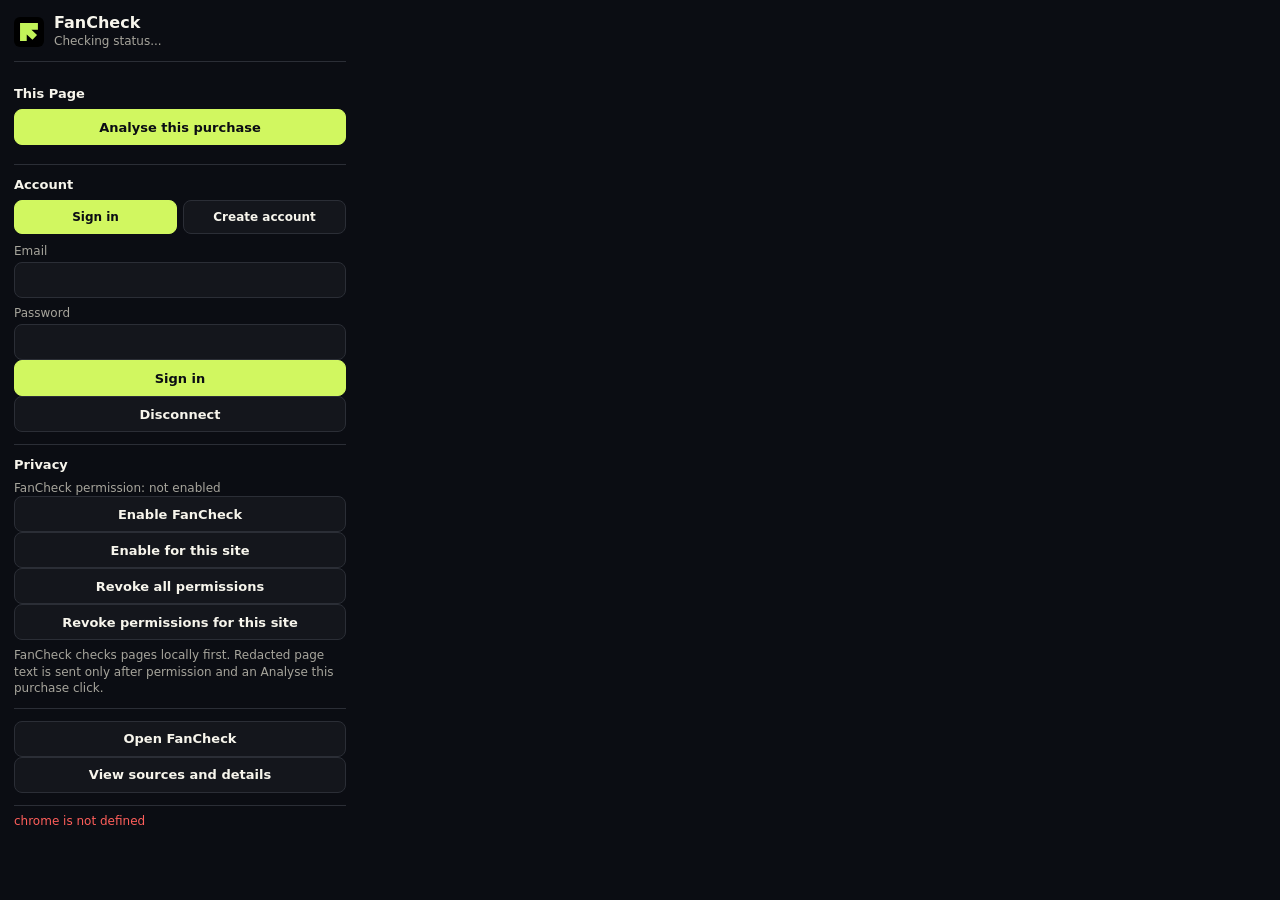
<file: chrome-extension/popup.html>
<!doctype html>
<html lang="en">
<head>
  <meta charset="utf-8">
  <meta name="viewport" content="width=device-width, initial-scale=1">
  <title>FanCheck</title>
  <link rel="stylesheet" href="styles.css">
</head>
<body class="fancheck-popup">
  <main class="popup-shell">
    <header class="popup-header">
      <img class="fancheck-logo" src="icons/fancheck-logo.svg" alt="" aria-hidden="true">
      <div>
        <h1>FanCheck</h1>
        <p id="connection-status">Checking status...</p>
      </div>
    </header>

    <section class="popup-section" aria-labelledby="actions-title">
      <h2 id="actions-title">This Page</h2>
      <button id="check-page" class="fancheck-btn fancheck-btn-primary fancheck-full" type="button">Analyse this purchase</button>
      <p id="action-status" class="popup-action-status" aria-live="polite"></p>

      <div id="popup-consent-panel" class="popup-callout" hidden>
        <p id="permission-copy" class="popup-permission-copy">FanCheck checks pages locally in your browser and may surface on supported music purchase pages. Analysis only runs when you click Analyse this purchase, which may send a redacted snippet to FanCheck and may use Anthropic. You can change this later.</p>
        <div class="popup-consent-actions">
          <button id="allow-all-sites" class="fancheck-btn fancheck-btn-primary" type="button">Allow FanCheck</button>
          <button id="allow-this-site" class="fancheck-btn fancheck-btn-primary" type="button">Allow for this site</button>
          <button id="deny-consent" class="fancheck-btn fancheck-btn-secondary" type="button">Not now</button>
        </div>
      </div>

      <div id="analysis-failure" class="popup-callout" hidden>
        <p>FanCheck could not analyse this page yet.</p>
        <button id="show-suggest-site" class="fancheck-btn fancheck-btn-secondary fancheck-full" type="button">Suggest this site</button>
      </div>

      <div id="suggest-site-panel" class="popup-suggest" hidden>
        <p class="popup-help">Think FanCheck should work here? Send the site name and a short note. We’ll review it before enabling analysis.</p>
        <label for="report-note">Optional note</label>
        <textarea id="report-note" maxlength="500" rows="3" placeholder="Why should FanCheck support this site?"></textarea>
        <p class="popup-help">Do not include personal, order, payment, or account details.</p>
        <button id="send-suggestion" class="fancheck-btn fancheck-btn-secondary fancheck-full" type="button">Send suggestion</button>
      </div>
    </section>

    <section class="popup-section" aria-labelledby="account-title">
      <h2 id="account-title">Account</h2>
      <div class="popup-segments" role="tablist" aria-label="Account mode">
        <button id="mode-signin" class="popup-segment active" type="button" aria-pressed="true">Sign in</button>
        <button id="mode-register" class="popup-segment" type="button" aria-pressed="false">Create account</button>
      </div>
      <form id="login-form">
        <label for="email">Email</label>
        <input id="email" name="email" type="email" autocomplete="email">
        <label for="password">Password</label>
        <input id="password" name="password" type="password" autocomplete="current-password">
        <button id="account-submit" class="fancheck-btn fancheck-btn-primary fancheck-full" type="submit">Sign in</button>
      </form>
      <button id="disconnect" class="fancheck-btn fancheck-btn-secondary fancheck-full" type="button">Disconnect</button>
    </section>

    <section class="popup-section" aria-labelledby="privacy-title">
      <h2 id="privacy-title">Privacy</h2>
      <p id="consent-status" class="popup-help">FanCheck permission: not enabled</p>
      <button id="enable-global" class="fancheck-btn fancheck-btn-secondary fancheck-full" type="button">Enable FanCheck</button>
      <button id="enable-site" class="fancheck-btn fancheck-btn-secondary fancheck-full" type="button">Enable for this site</button>
      <button id="revoke-global" class="fancheck-btn fancheck-btn-secondary fancheck-full" type="button">Revoke all permissions</button>
      <button id="revoke-site" class="fancheck-btn fancheck-btn-secondary fancheck-full" type="button">Revoke permissions for this site</button>
      <p class="popup-help">FanCheck checks pages locally first. Redacted page text is sent only after permission and an Analyse this purchase click.</p>
    </section>

    <section class="popup-section">
      <button id="open-fancheck" class="fancheck-btn fancheck-btn-secondary fancheck-full" type="button">Open FanCheck</button>
      <button id="open-detail" class="fancheck-btn fancheck-btn-secondary fancheck-full" type="button">View sources and details</button>
    </section>

    <p id="status-message" class="popup-status" aria-live="polite"></p>
  </main>
  <script src="popup.js"></script>
</body>
</html>
</file>
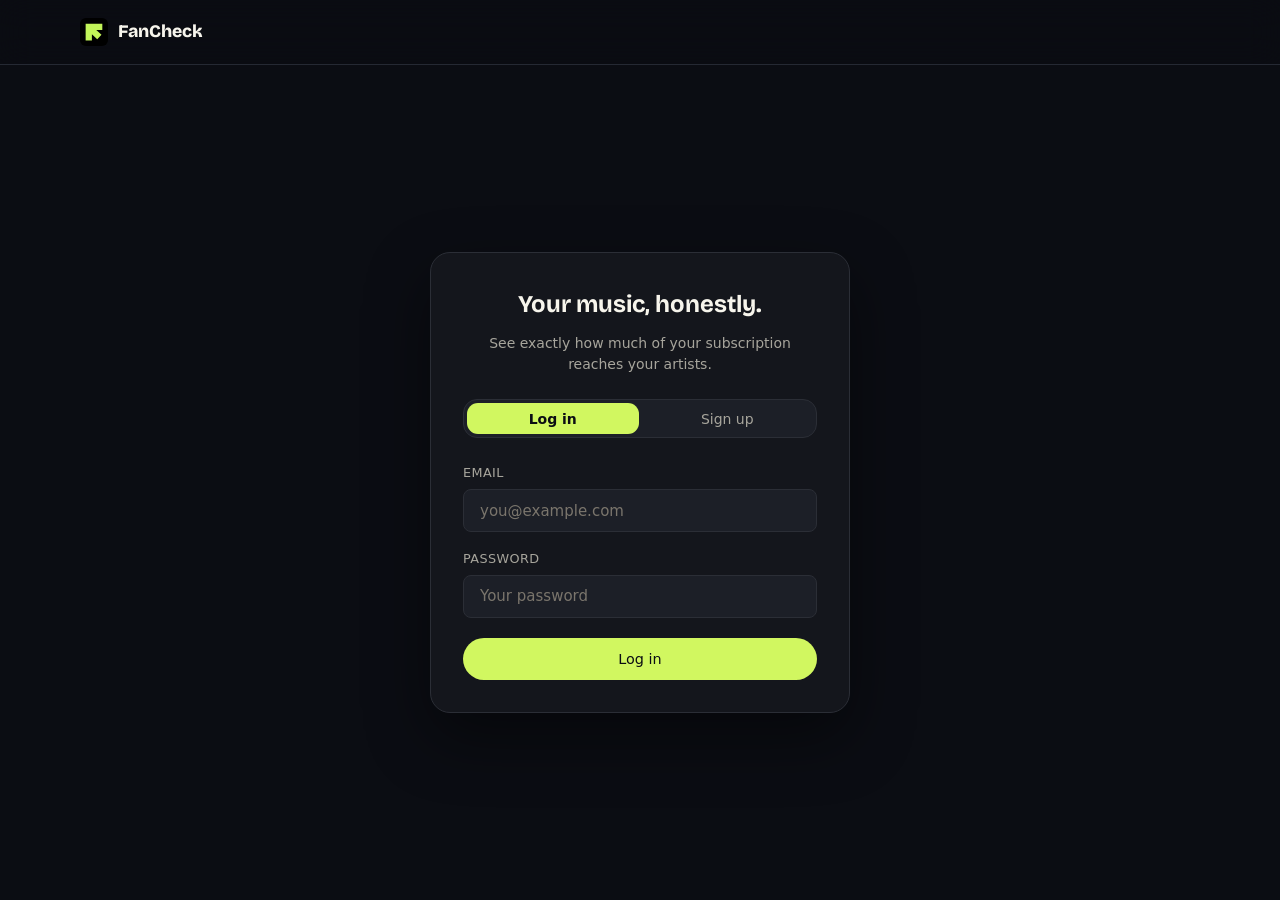
<file: pages/auth.html>
<!DOCTYPE html>
<html lang="en">
<head>
  <meta charset="UTF-8">
  <meta name="viewport" content="width=device-width, initial-scale=1.0">
  <title>FanCheck — Log in or Sign up</title>
  <link rel="icon" type="image/svg+xml" href="../assets/favicon.svg">
  <link rel="preconnect" href="https://fonts.googleapis.com">
  <link rel="preconnect" href="https://fonts.gstatic.com" crossorigin>
  <link href="https://fonts.googleapis.com/css2?family=Bricolage+Grotesque:wght@400;500;600;700;800&display=swap" rel="stylesheet">
  <link rel="stylesheet" href="../css/style.css">
  <link rel="stylesheet" href="../css/auth.css">
</head>
<body>

  <header class="site-header">
    <nav class="nav" aria-label="Main navigation">
      <a href="/" class="nav-logo" aria-label="FanCheck home">
        <img class="nav-logo-mark" src="../assets/fancheck-logo.svg" alt="" width="28" height="28">
        <span>FanCheck</span>
      </a>
    </nav>
  </header>

  <main class="auth-main">
    <section class="auth-card" aria-labelledby="auth-heading">

      <header class="auth-card-header">
        <h1 id="auth-heading" class="auth-title">Your music, honestly.</h1>
        <p class="auth-sub">See exactly how much of your subscription reaches your artists.</p>
      </header>

      <!-- Tab switcher -->
      <div class="auth-tabs" role="tablist" aria-label="Authentication options">
        <button
          id="tab-login"
          role="tab"
          aria-selected="true"
          aria-controls="form-login"
          class="auth-tab"
          type="button"
        >Log in</button>
        <button
          id="tab-signup"
          role="tab"
          aria-selected="false"
          aria-controls="form-signup"
          class="auth-tab"
          type="button"
        >Sign up</button>
      </div>

      <!-- Login form — shown by default -->
      <form id="form-login" role="tabpanel" aria-labelledby="tab-login" novalidate>
        <div class="field">
          <label for="login-email">Email</label>
          <input
            id="login-email"
            type="email"
            name="email"
            autocomplete="email"
            placeholder="you@example.com"
            required
          >
        </div>
        <div class="field">
          <label for="login-password">Password</label>
          <input
            id="login-password"
            type="password"
            name="password"
            autocomplete="current-password"
            placeholder="Your password"
            required
          >
        </div>
        <button type="submit" class="btn-primary btn-full">Log in</button>
      </form>

      <!-- Sign-up form — hidden by default -->
      <form id="form-signup" role="tabpanel" aria-labelledby="tab-signup" hidden novalidate>
        <div class="field">
          <label for="signup-email">Email</label>
          <input
            id="signup-email"
            type="email"
            name="email"
            autocomplete="email"
            placeholder="you@example.com"
            required
          >
        </div>
        <div class="field">
          <label for="signup-password">Password</label>
          <input
            id="signup-password"
            type="password"
            name="password"
            autocomplete="new-password"
            placeholder="At least 8 characters"
            required
          >
        </div>
        <div class="field">
          <label for="signup-confirm">Confirm password</label>
          <input
            id="signup-confirm"
            type="password"
            name="confirm-password"
            autocomplete="new-password"
            placeholder="Repeat your password"
            required
          >
        </div>
        <button type="submit" class="btn-primary btn-full">Create account</button>
      </form>

    </section>
  </main>

  <script type="module" src="../js/auth.js"></script>

</body>
</html>
</file>
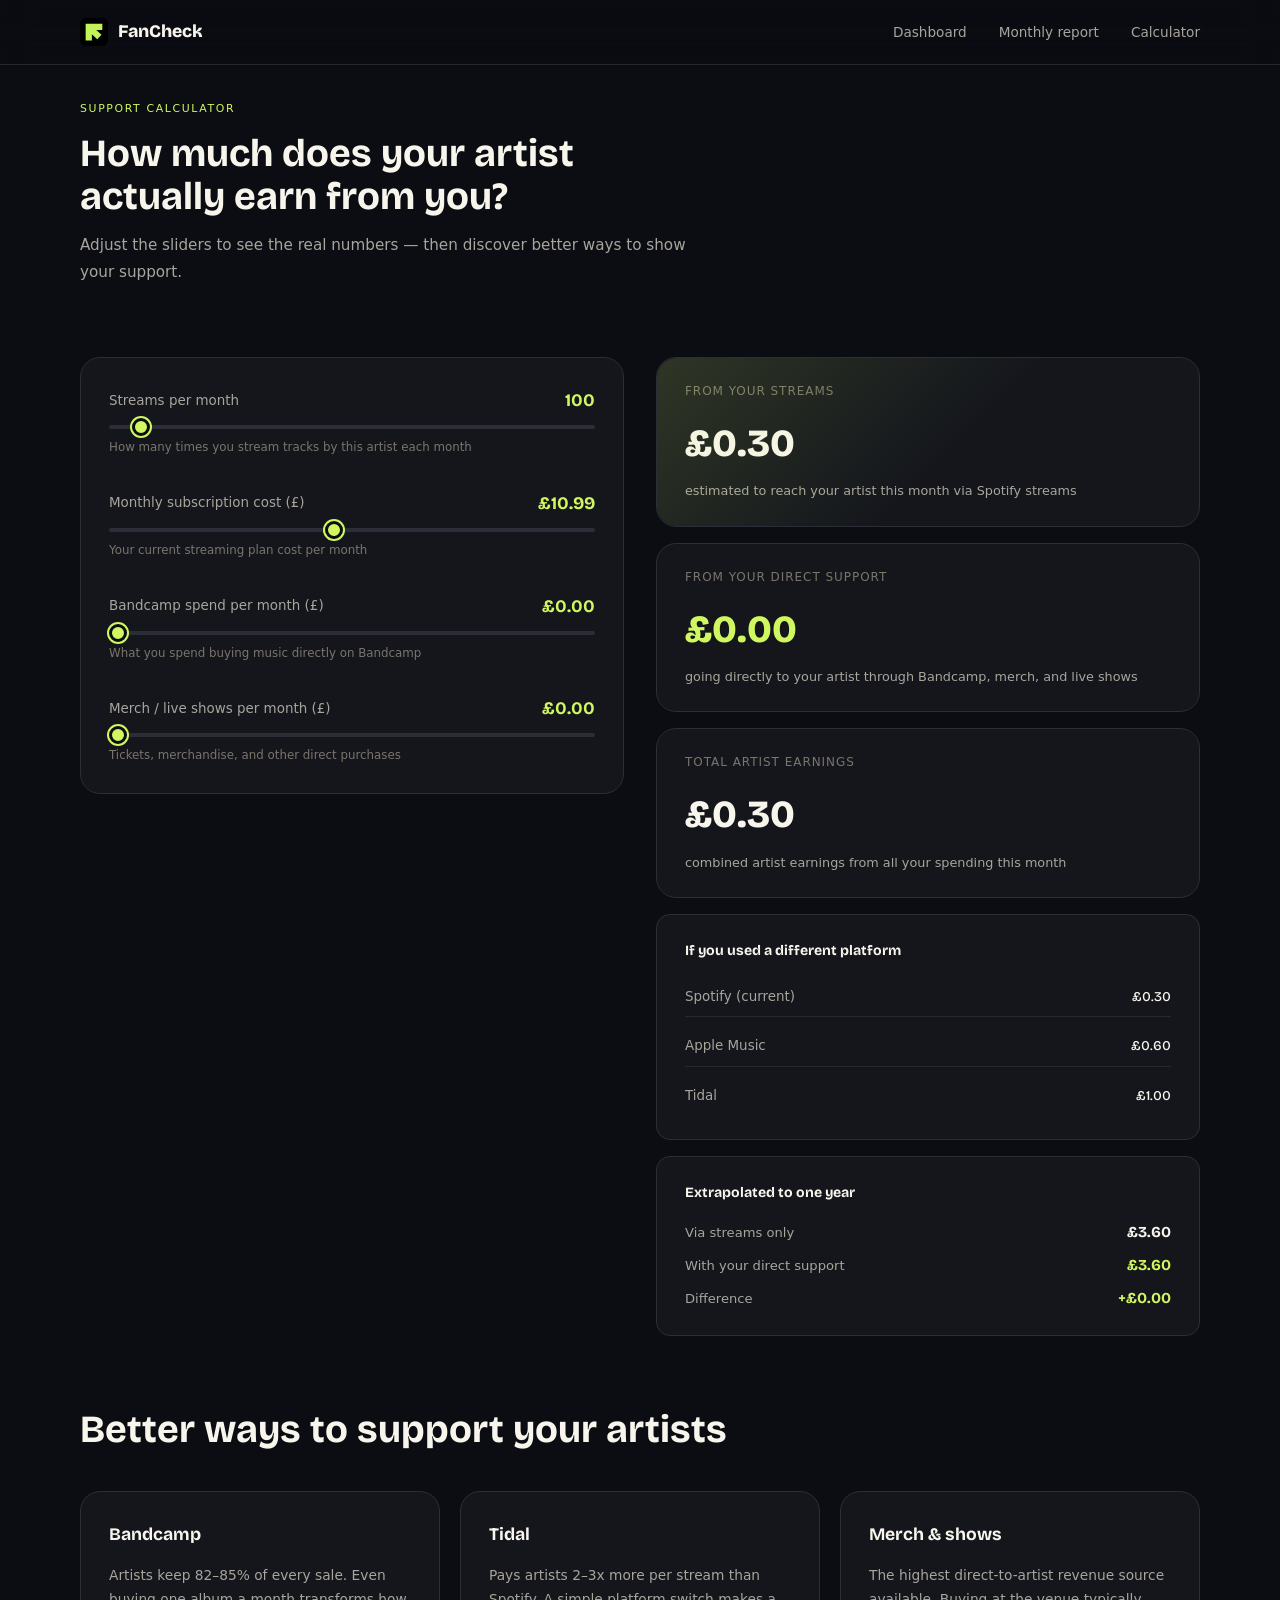
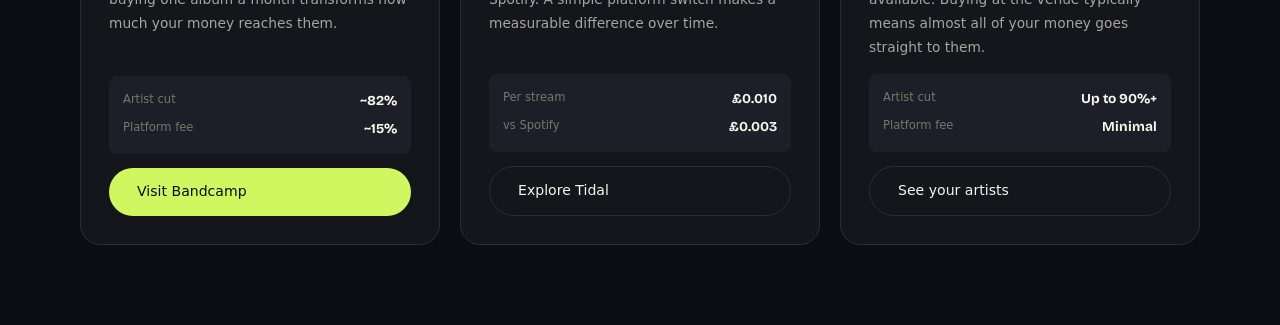
<file: pages/calculator.html>
<!DOCTYPE html>
<html lang="en">
<head>
    <meta charset="UTF-8">
    <meta name="viewport" content="width=device-width, initial-scale=1.0">
    <title>FanCheck — Support Calculator</title>
    <link rel="icon" type="image/svg+xml" href="../assets/favicon.svg">
    <link rel="preconnect" href="https://fonts.googleapis.com">
    <link rel="preconnect" href="https://fonts.gstatic.com" crossorigin>
    <link href="https://fonts.googleapis.com/css2?family=Bricolage+Grotesque:wght@400;500;600;700;800&display=swap" rel="stylesheet">
    <link rel="stylesheet" href="../css/style.css">
    <link rel="stylesheet" href="../css/calculator.css">
</head>
<body>

    <header class="site-header">
        <nav class="nav" aria-label="Main navigation">
            <a href="/" class="nav-logo" aria-label="FanCheck home">
                <img class="nav-logo-mark" src="../assets/fancheck-logo.svg" alt="" width="28" height="28">
                <span>FanCheck</span>
            </a>
            <ul class="nav-links" role="list">
                <li><a href="dashboard.html">Dashboard</a></li>
                <li><a href="report.html">Monthly report</a></li>
                <li><a href="calculator.html" aria-current="page">Calculator</a></li>
            </ul>
        </nav>
    </header>

    <main class="calc-main">

        <header class="calc-header">
            <span class="eyebrow">Support calculator</span>
            <h1 class="section-title">How much does your artist actually earn from you?</h1>
            <p class="calc-sub">Adjust the sliders to see the real numbers — then discover better ways to show your support.</p>
        </header>

        <section class="calc-layout" aria-label="Calculator">

            <!-- Inputs -->
            <form class="calc-inputs card" id="calc-form" novalidate>

                <fieldset class="calc-field">
                    <label for="streams">Streams per month</label>
                    <output class="range-value" id="streams-value" for="streams">100</output>
                    <input
                        type="range"
                        id="streams"
                        name="streams"
                        min="1"
                        max="2000"
                        value="100"
                        step="1"
                        aria-describedby="streams-hint"
                    >
                    <p class="field-hint" id="streams-hint">How many times you stream tracks by this artist each month</p>
                </fieldset>

                <fieldset class="calc-field">
                    <label for="subscription">Monthly subscription cost (£)</label>
                    <output class="range-value" id="subscription-value" for="subscription">£10.99</output>
                    <input
                        type="range"
                        id="subscription"
                        name="subscription"
                        min="4.99"
                        max="17.99"
                        value="10.99"
                        step="0.01"
                        aria-describedby="subscription-hint"
                    >
                    <p class="field-hint" id="subscription-hint">Your current streaming plan cost per month</p>
                </fieldset>

                <fieldset class="calc-field">
                    <label for="bandcamp-spend">Bandcamp spend per month (£)</label>
                    <output class="range-value" id="bandcamp-value" for="bandcamp-spend">£0</output>
                    <input
                        type="range"
                        id="bandcamp-spend"
                        name="bandcamp"
                        min="0"
                        max="50"
                        value="0"
                        step="0.5"
                        aria-describedby="bandcamp-hint"
                    >
                    <p class="field-hint" id="bandcamp-hint">What you spend buying music directly on Bandcamp</p>
                </fieldset>

                <fieldset class="calc-field">
                    <label for="merch-spend">Merch / live shows per month (£)</label>
                    <output class="range-value" id="merch-value" for="merch-spend">£0</output>
                    <input
                        type="range"
                        id="merch-spend"
                        name="merch"
                        min="0"
                        max="100"
                        value="0"
                        step="1"
                        aria-describedby="merch-hint"
                    >
                    <p class="field-hint" id="merch-hint">Tickets, merchandise, and other direct purchases</p>
                </fieldset>

            </form>

            <!-- Results -->
            <aside class="calc-results" aria-live="polite" aria-label="Calculation results">

                <section class="result-card card card-glow">
                    <h2 class="result-title">From your streams</h2>
                    <strong class="result-big" id="stream-result">£0.35</strong>
                    <p class="result-desc">estimated to reach your artist this month via Spotify streams</p>
                </section>

                <section class="result-card card">
                    <h2 class="result-title">From your direct support</h2>
                    <strong class="result-big gain" id="direct-result">£0.00</strong>
                    <p class="result-desc">going directly to your artist through Bandcamp, merch, and live shows</p>
                </section>

                <section class="result-card card">
                    <h2 class="result-title">Total artist earnings</h2>
                    <strong class="result-big" id="total-result">£0.35</strong>
                    <p class="result-desc">combined artist earnings from all your spending this month</p>
                </section>

                <section class="comparison-breakdown" aria-label="Platform comparison">
                    <h2 class="breakdown-title">If you used a different platform</h2>
                    <ul class="breakdown-list" role="list" id="breakdown-list">
                        <!-- Populated by JS -->
                    </ul>
                </section>

                <section class="yearly-view">
                    <h2 class="breakdown-title">Extrapolated to one year</h2>
                    <dl class="yearly-list">
                        <dt>Via streams only</dt>
                        <dd id="yearly-streams">—</dd>
                        <dt>With your direct support</dt>
                        <dd id="yearly-total" class="gain">—</dd>
                        <dt>Difference</dt>
                        <dd id="yearly-diff" class="gain">—</dd>
                    </dl>
                </section>

            </aside>

        </section>

        <!-- Suggestions -->
        <section class="suggestions" aria-labelledby="suggestions-heading">
            <h2 id="suggestions-heading" class="section-title">Better ways to support your artists</h2>
            <ul class="suggestions-list" role="list">
                <li class="suggestion-card">
                    <strong class="suggestion-platform">Bandcamp</strong>
                    <p class="suggestion-desc">Artists keep 82–85% of every sale. Even buying one album a month transforms how much your money reaches them.</p>
                    <dl class="suggestion-stats">
                        <dt>Artist cut</dt><dd>~82%</dd>
                        <dt>Platform fee</dt><dd>~15%</dd>
                    </dl>
                    <a href="https://bandcamp.com" target="_blank" rel="noopener noreferrer" class="btn-primary">Visit Bandcamp</a>
                </li>
                <li class="suggestion-card">
                    <strong class="suggestion-platform">Tidal</strong>
                    <p class="suggestion-desc">Pays artists 2–3x more per stream than Spotify. A simple platform switch makes a measurable difference over time.</p>
                    <dl class="suggestion-stats">
                        <dt>Per stream</dt><dd>£0.010</dd>
                        <dt>vs Spotify</dt><dd>£0.003</dd>
                    </dl>
                    <a href="https://tidal.com" target="_blank" rel="noopener noreferrer" class="btn-secondary">Explore Tidal</a>
                </li>
                <li class="suggestion-card">
                    <strong class="suggestion-platform">Merch &amp; shows</strong>
                    <p class="suggestion-desc">The highest direct-to-artist revenue source available. Buying at the venue typically means almost all of your money goes straight to them.</p>
                    <dl class="suggestion-stats">
                        <dt>Artist cut</dt><dd>Up to 90%+</dd>
                        <dt>Platform fee</dt><dd>Minimal</dd>
                    </dl>
                    <a href="dashboard.html" class="btn-secondary">See your artists</a>
                </li>
            </ul>
        </section>

    </main>

    <output class="toast" id="toast" role="status" aria-live="polite"></output>

    <script src="../js/api.js"></script>
    <script src="../js/calculator.js"></script>
</body>
</html>
</file>
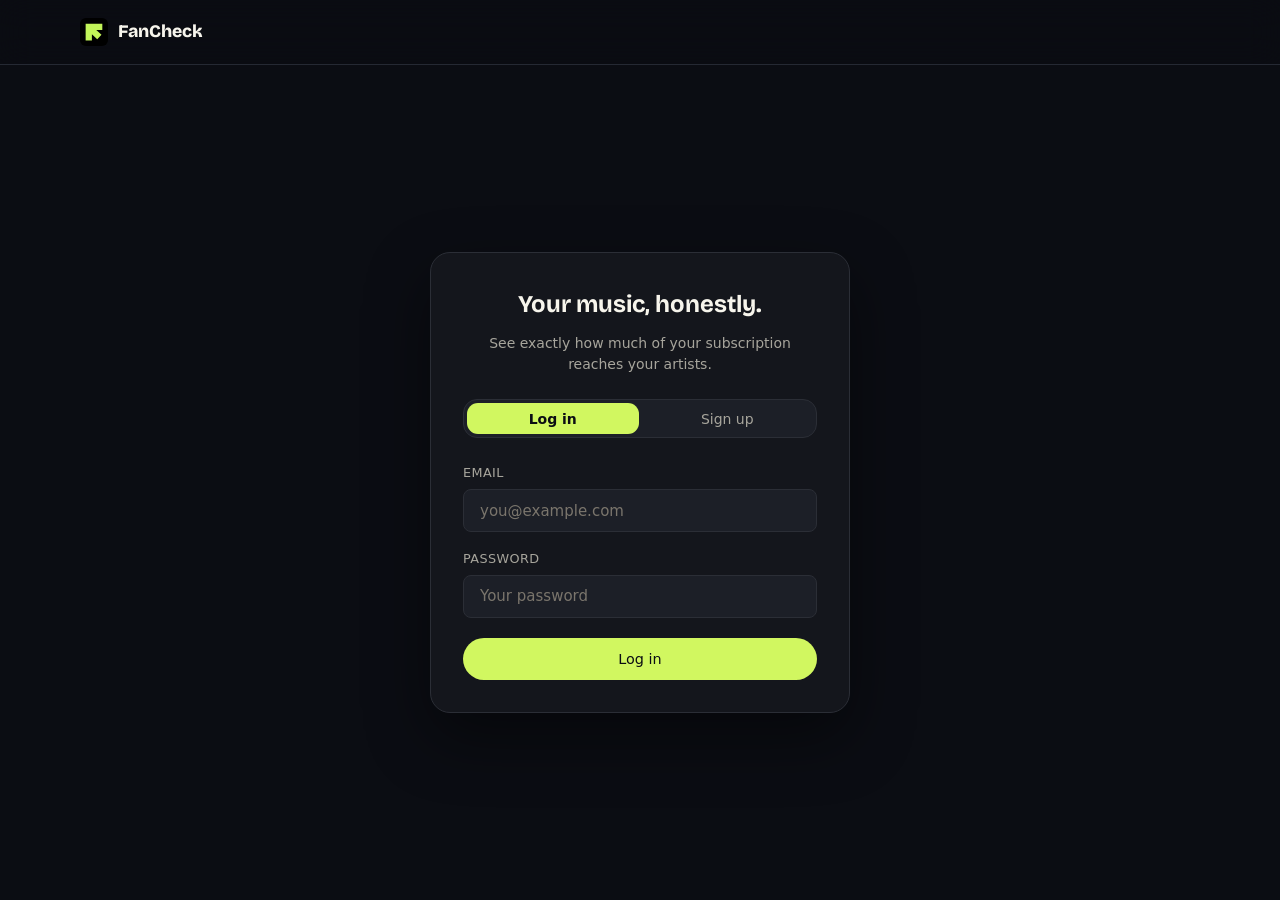
<file: pages/dashboard.html>
<!DOCTYPE html>
<html lang="en">
<head>
  <meta charset="UTF-8">
  <meta name="viewport" content="width=device-width, initial-scale=1.0">
  <title>FanCheck — Your Report</title>
  <link rel="icon" type="image/svg+xml" href="../assets/favicon.svg">
  <link rel="preconnect" href="https://fonts.googleapis.com">
  <link rel="preconnect" href="https://fonts.gstatic.com" crossorigin>
  <link href="https://fonts.googleapis.com/css2?family=Bricolage+Grotesque:wght@400;500;600;700;800&display=swap" rel="stylesheet">
  <link rel="stylesheet" href="../css/style.css">
  <link rel="stylesheet" href="../css/dashboard.css">
</head>
<body>

  <header class="site-header">
    <nav class="nav" aria-label="Main navigation">
      <a href="/" class="nav-logo" aria-label="FanCheck home">
        <img class="nav-logo-mark" src="../assets/fancheck-logo.svg" alt="" width="28" height="28">
        <span>FanCheck</span>
      </a>
      <nav class="nav-actions" aria-label="Account">
        <span id="nav-email" class="nav-user-email"></span>
        <button id="btn-logout" class="btn-secondary" type="button">Log out</button>
      </nav>
    </nav>
  </header>

  <main class="dashboard-main">

    <!-- ── Spotify connect gate (shown until Spotify is linked) ── -->
    <section id="spotify-gate" class="gate" aria-labelledby="gate-heading" hidden>
      <div class="gate-inner">
        <span class="eyebrow">Step 2 of 2</span>
        <h1 id="gate-heading" class="gate-title">Connect your Spotify</h1>
        <p class="gate-desc">We read your listening history to calculate exactly how much of your subscription reaches your artists. We never store your password or control your account.</p>
        <button id="btn-spotify" class="btn-primary btn-spotify-connect" type="button">
          Connect Spotify
        </button>
      </div>
    </section>

    <!-- ── Loading state ── -->
    <section id="loading-state" class="loading-state" aria-live="polite" aria-label="Loading your report">
      <div class="spinner" aria-hidden="true"></div>
      <p>Building your report…</p>
    </section>

    <!-- ── Error state ── -->
    <section id="error-state" class="error-state" hidden aria-live="assertive">
      <p id="error-message" class="error-message"></p>
      <button id="btn-retry" class="btn-secondary" type="button">Try again</button>
    </section>

    <!-- ── Report (hidden until data loads) ── -->
    <div id="report" class="report" hidden>

      <!-- Summary band -->
      <section class="summary-band" aria-labelledby="summary-heading">
        <header class="summary-header">
          <h1 id="summary-heading" class="summary-title">Your monthly breakdown</h1>
          <p id="summary-plan" class="summary-plan"></p>
        </header>
        <ul class="summary-stats" role="list">
          <li class="summary-stat">
            <strong id="stat-subscription" class="stat-value">—</strong>
            <span class="stat-label">Yearly subscription</span>
          </li>
          <li class="summary-stat highlight">
            <strong id="stat-to-artists" class="stat-value">—</strong>
            <span class="stat-label">Reached your artists</span>
          </li>
          <li class="summary-stat">
            <strong id="stat-percentage" class="stat-value">—</strong>
            <span class="stat-label">Of your money gets through</span>
          </li>
          <li class="summary-stat">
            <strong id="stat-tracks" class="stat-value">—</strong>
            <span class="stat-label">Top tracks analysed</span>
          </li>
        </ul>
      </section>

      <!-- Top artists -->
      <section class="artists-section" aria-labelledby="artists-heading">
        <header class="section-header">
          <span class="eyebrow">Where your money goes</span>
          <h2 id="artists-heading" class="section-title">Your top artists</h2>
        </header>
        <ul id="artists-list" class="artists-list" role="list">
          <!-- Populated by dashboard.js -->
        </ul>
      </section>

      <!-- Payout comparison -->
      <section class="compare-section" aria-labelledby="compare-heading">
        <header class="section-header">
          <span class="eyebrow">Not all listening is equal</span>
          <h2 id="compare-heading" class="section-title">What artists actually earn</h2>
        </header>
        <ul class="payout-list" role="list">
          <li class="payout-row">
            <span class="payout-platform">Spotify</span>
            <div class="payout-bar-wrap" role="meter" aria-label="Spotify payout">
              <div class="payout-bar bar-spotify" style="--w:35%"></div>
            </div>
            <output id="rate-spotify" class="payout-rate">£0.0035<small>/stream</small></output>
          </li>
          <li class="payout-row">
            <span class="payout-platform">Apple Music</span>
            <div class="payout-bar-wrap" role="meter" aria-label="Apple Music payout">
              <div class="payout-bar bar-apple" style="--w:60%"></div>
            </div>
            <output id="rate-apple" class="payout-rate">£0.006<small>/stream</small></output>
          </li>
          <li class="payout-row">
            <span class="payout-platform">Tidal</span>
            <div class="payout-bar-wrap" role="meter" aria-label="Tidal payout">
              <div class="payout-bar bar-tidal" style="--w:100%"></div>
            </div>
            <output id="rate-tidal" class="payout-rate">£0.010<small>/stream</small></output>
          </li>
          <li class="payout-row payout-row-bandcamp">
            <span class="payout-platform">Bandcamp</span>
            <div class="payout-bar-wrap" role="meter" aria-label="Bandcamp payout">
              <div class="payout-bar bar-bandcamp" style="--w:100%"></div>
            </div>
            <output id="rate-bandcamp" class="payout-rate payout-rate-green">82%<small>of sale to artist</small></output>
          </li>
        </ul>
        <p id="compare-note" class="compare-note"></p>
      </section>

    </div><!-- /report -->

  </main>

  <footer class="site-footer">
    <strong class="nav-logo">
      <img class="nav-logo-mark" src="../assets/fancheck-logo.svg" alt="" width="28" height="28">
      <span>FanCheck</span>
    </strong>
    <p class="footer-note">Built for music fans. Made at a hackathon.</p>
  </footer>

  <script type="module" src="../js/dashboard.js"></script>

</body>
</html>
</file>
<file: chrome-extension/styles.css>
:root {
  --fancheck-bg: #0b0d13;
  --fancheck-surface: #14161c;
  --fancheck-surface-2: #1c1f27;
  --fancheck-text: #f7f5ec;
  --fancheck-muted: #a7a59c;
  --fancheck-border: #2b2e36;
  --fancheck-primary: #d1f760;
  --fancheck-accent: #d57aea;
  --fancheck-danger: #ff5f5b;
  --fancheck-warning: #ffc93b;
  --fancheck-focus: #d1f760;
}

.fancheck-overlay,
.fancheck-overlay *,
#fancheck-consent-dialog,
#fancheck-consent-dialog *,
.fancheck-popup,
.fancheck-popup * {
  box-sizing: border-box;
  font-family: ui-sans-serif, system-ui, -apple-system, BlinkMacSystemFont, "Segoe UI", sans-serif;
  letter-spacing: 0;
}

.fancheck-overlay {
  position: fixed;
  right: 18px;
  bottom: 18px;
  width: min(360px, calc(100vw - 28px));
  max-height: min(720px, calc(100vh - 36px));
  overflow: auto;
  z-index: 2147483647;
  background: var(--fancheck-bg);
  color: var(--fancheck-text);
  border: 1px solid var(--fancheck-border);
  border-radius: 8px;
  box-shadow: 0 24px 64px rgba(0, 0, 0, 0.42);
  padding: 16px;
  animation: fancheck-slide-up 180ms ease;
}

.fancheck-overlay.fancheck-compact {
  right: 18px;
  bottom: auto;
  top: 18px;
}

.fancheck-header,
.popup-header {
  display: flex;
  align-items: center;
  gap: 10px;
}

.fancheck-header {
  padding-right: 32px;
  margin-bottom: 14px;
}

.fancheck-logo {
  width: 30px;
  height: 30px;
  border-radius: 6px;
  display: block;
  object-fit: cover;
  flex: 0 0 auto;
}

.fancheck-header strong,
.popup-header h1 {
  display: block;
  color: var(--fancheck-text);
  font-size: 16px;
  font-weight: 800;
  line-height: 1.1;
  margin: 0;
}

.fancheck-header span,
.popup-header p {
  display: block;
  color: var(--fancheck-muted);
  font-size: 12px;
  line-height: 1.3;
  margin: 2px 0 0;
}

.fancheck-close {
  position: absolute;
  top: 10px;
  right: 10px;
  width: 30px;
  height: 30px;
  border: 1px solid var(--fancheck-border);
  border-radius: 8px;
  background: var(--fancheck-surface);
  color: var(--fancheck-text);
  font-size: 20px;
  line-height: 1;
}

.fancheck-body h2 {
  color: var(--fancheck-text);
  font-size: 18px;
  line-height: 1.22;
  margin: 0 0 8px;
}

.fancheck-body h3 {
  color: var(--fancheck-text);
  font-size: 13px;
  margin: 14px 0 8px;
}

.fancheck-muted,
.fancheck-footer {
  color: var(--fancheck-muted);
  font-size: 13px;
  line-height: 1.45;
  margin: 8px 0;
}

.fancheck-footer {
  font-size: 11px;
  margin-bottom: 0;
}

.fancheck-actions {
  display: flex;
  gap: 8px;
  margin: 14px 0 8px;
}

.fancheck-btn {
  appearance: none;
  border-radius: 8px;
  border: 1px solid var(--fancheck-border);
  min-height: 36px;
  padding: 8px 12px;
  font-size: 13px;
  font-weight: 700;
  cursor: pointer;
}

.fancheck-btn-primary {
  background: var(--fancheck-primary);
  color: #0b0d13;
  border-color: var(--fancheck-primary);
}

.fancheck-btn-secondary {
  background: var(--fancheck-surface);
  color: var(--fancheck-text);
}

.fancheck-full {
  width: 100%;
}

.fancheck-rows {
  border: 1px solid var(--fancheck-border);
  border-radius: 8px;
  overflow: hidden;
  margin: 12px 0;
}

.fancheck-row {
  display: flex;
  justify-content: space-between;
  gap: 12px;
  padding: 9px 10px;
  background: var(--fancheck-surface);
  border-bottom: 1px solid var(--fancheck-border);
  color: var(--fancheck-muted);
  font-size: 12px;
}

.fancheck-row:last-child {
  border-bottom: 0;
}

.fancheck-row strong {
  color: var(--fancheck-text);
  text-align: right;
}

.fancheck-pill {
  display: inline-flex;
  align-items: center;
  border-radius: 999px;
  padding: 4px 9px;
  font-size: 12px;
  font-weight: 700;
  background: var(--fancheck-surface-2);
  color: var(--fancheck-text);
}

.fancheck-pill-high {
  background: rgba(209, 247, 96, 0.16);
  color: var(--fancheck-primary);
}

.fancheck-pill-medium {
  background: rgba(255, 201, 59, 0.16);
  color: var(--fancheck-warning);
}

.fancheck-pill-low {
  background: rgba(255, 95, 91, 0.16);
  color: var(--fancheck-danger);
}

.fancheck-warning {
  border: 1px solid rgba(255, 201, 59, 0.34);
  border-left: 4px solid var(--fancheck-warning);
  border-radius: 8px;
  background: rgba(255, 201, 59, 0.1);
  color: var(--fancheck-text);
  font-size: 13px;
  line-height: 1.4;
  padding: 10px;
  margin: 10px 0;
}

.fancheck-alternatives {
  margin: 12px 0;
}

.fancheck-alt {
  display: block;
  border-left: 3px solid var(--fancheck-primary);
  background: var(--fancheck-surface);
  color: var(--fancheck-text);
  border-radius: 6px;
  padding: 9px 10px;
  margin-top: 8px;
  text-decoration: none;
}

.fancheck-alt strong,
.fancheck-alt span {
  display: block;
}

.fancheck-alt span {
  color: var(--fancheck-muted);
  font-size: 12px;
  line-height: 1.35;
  margin-top: 2px;
}

#fancheck-consent-dialog {
  position: fixed;
  inset: 0;
  z-index: 2147483647;
  display: grid;
  place-items: center;
  background: rgba(11, 13, 19, 0.62);
  padding: 18px;
}

.fancheck-consent-panel {
  width: min(420px, 100%);
  background: var(--fancheck-bg);
  color: var(--fancheck-text);
  border: 1px solid var(--fancheck-border);
  border-radius: 8px;
  box-shadow: 0 24px 64px rgba(0, 0, 0, 0.45);
  padding: 18px;
}

.fancheck-consent-panel h2 {
  font-size: 18px;
  margin: 0 0 8px;
}

.fancheck-consent-panel p {
  color: var(--fancheck-muted);
  font-size: 13px;
  line-height: 1.45;
  margin: 0 0 14px;
}

.fancheck-consent-actions {
  display: grid;
  gap: 8px;
}

.fancheck-popup {
  width: 360px;
  min-height: 520px;
  margin: 0;
  background: var(--fancheck-bg);
  color: var(--fancheck-text);
}

.popup-shell {
  padding: 14px;
}

.popup-header {
  padding-bottom: 12px;
  border-bottom: 1px solid var(--fancheck-border);
  margin-bottom: 12px;
}

.popup-section {
  padding: 12px 0;
  border-bottom: 1px solid var(--fancheck-border);
}

.popup-section h2,
.popup-section legend {
  color: var(--fancheck-text);
  font-size: 13px;
  font-weight: 800;
  margin: 0 0 8px;
}

.popup-section label {
  display: block;
  color: var(--fancheck-muted);
  font-size: 12px;
  margin: 8px 0 4px;
}

.popup-section input,
.popup-section textarea,
.popup-section select {
  width: 100%;
  border: 1px solid var(--fancheck-border);
  border-radius: 8px;
  background: var(--fancheck-surface);
  color: var(--fancheck-text);
  min-height: 36px;
  padding: 8px 9px;
  font-size: 13px;
}

.popup-section textarea {
  resize: vertical;
}

.popup-actions {
  display: grid;
  grid-template-columns: 1fr 1fr;
  gap: 8px;
}

.popup-callout {
  border: 1px solid var(--fancheck-border);
  border-radius: 8px;
  background: var(--fancheck-surface);
  padding: 10px;
  margin-top: 10px;
}

.popup-callout p {
  color: var(--fancheck-text);
  font-size: 12px;
  line-height: 1.35;
  margin: 0 0 8px;
}

.popup-consent-actions {
  display: grid;
  gap: 8px;
}

.popup-suggest {
  margin-top: 10px;
}

.popup-segments {
  display: grid;
  grid-template-columns: 1fr 1fr;
  gap: 6px;
  margin: 8px 0 10px;
}

.popup-segment {
  appearance: none;
  border: 1px solid var(--fancheck-border);
  border-radius: 8px;
  background: var(--fancheck-surface);
  color: var(--fancheck-text);
  min-height: 34px;
  font-size: 12px;
  font-weight: 800;
  cursor: pointer;
}

.popup-segment.active {
  background: var(--fancheck-primary);
  border-color: var(--fancheck-primary);
  color: #0b0d13;
}

.popup-help,
.popup-status,
.popup-action-status {
  color: var(--fancheck-muted);
  font-size: 12px;
  line-height: 1.35;
  margin: 7px 0 0;
}

.popup-status.success,
.popup-action-status.success {
  color: var(--fancheck-primary);
}

.popup-status.error,
.popup-action-status.error {
  color: var(--fancheck-danger);
}

[hidden] {
  display: none !important;
}

.checkbox {
  display: flex !important;
  align-items: center;
  gap: 8px;
  color: var(--fancheck-text) !important;
}

.checkbox input {
  width: 16px;
  min-height: 16px;
}

.fancheck-popup fieldset {
  border: 0;
  padding: 0;
  margin: 10px 0;
}

.fancheck-overlay button:focus-visible,
#fancheck-consent-dialog button:focus-visible,
.fancheck-popup button:focus-visible,
.fancheck-popup input:focus-visible,
.fancheck-popup textarea:focus-visible,
.fancheck-popup select:focus-visible,
.fancheck-popup a:focus-visible {
  outline: 2px solid var(--fancheck-focus);
  outline-offset: 2px;
}

.fancheck-overlay button:disabled,
#fancheck-consent-dialog button:disabled,
.fancheck-popup button:disabled {
  opacity: 0.5;
  cursor: not-allowed;
}

@keyframes fancheck-slide-up {
  from {
    opacity: 0;
    transform: translateY(12px);
  }
  to {
    opacity: 1;
    transform: translateY(0);
  }
}

@media (max-width: 520px) {
  .fancheck-overlay {
    right: 0;
    bottom: 0;
    width: 100vw;
    max-height: 80vh;
    border-radius: 8px 8px 0 0;
  }
}

@media (prefers-reduced-motion: reduce) {
  .fancheck-overlay {
    animation: none;
  }
}
</file>
<file: css/style.css>
/* ================================================
   TOKENS
   ================================================ */
:root {
    --radius: .875rem;
    --background: #0b0d13;
    --foreground: #f7f5ec;
    --surface: #14161c;
    --surface-2: #1c1f27;
    --card: #14161c;
    --card-foreground: #f7f5ec;
    --popover: #14161c;
    --popover-foreground: #f7f5ec;
    --primary: #d1f760;
    --primary-foreground: #0b0d13;
    --secondary: #252933;
    --secondary-foreground: #f7f5ec;
    --muted-surface: #1c1f27;
    --muted-foreground: #a7a59c;
    --accent: #d57aea;
    --accent-foreground: #0b0d13;
    --destructive: #ff5f5b;
    --destructive-foreground: #f7f5ec;
    --warning: #ffc93b;
    --border: #2b2e36;
    --input: #2b2e36;
    --ring: #d1f760;

    --black: var(--background);
    --surface-3: var(--secondary);
    --border-soft: var(--secondary);
    --green: var(--primary);
    --green-dark: var(--primary);
    --green-glow: rgba(209, 247, 96, 0.14);
    --red: var(--destructive);
    --amber: var(--warning);
    --white: var(--foreground);
    --muted: #7a756c;
    --muted-light: var(--muted-foreground);

    --font-display: 'Bricolage Grotesque', ui-sans-serif, system-ui, sans-serif;
    --font-body: ui-sans-serif, system-ui, sans-serif;

    --radius-sm:   8px;
    --radius-md:   var(--radius);
    --radius-lg:   20px;
    --radius-pill: 100px;

    --shadow-card: 0 24px 64px rgba(0,0,0,0.45);
    --transition:  0.18s ease;
}

/* ================================================
   RESET
   ================================================ */
*, *::before, *::after {
    margin: 0;
    padding: 0;
    box-sizing: border-box;
}

html { scroll-behavior: smooth; font-size: 16px; }

body {
    background: var(--black);
    color: var(--white);
    font-family: var(--font-body);
    font-weight: 300;
    line-height: 1.65;
    -webkit-font-smoothing: antialiased;
    overflow-x: hidden;
}

img { display: block; max-width: 100%; }
a   { color: inherit; text-decoration: none; }
ul, ol { list-style: none; }
button { cursor: pointer; font-family: var(--font-body); }

:focus-visible {
    outline: 2px solid var(--ring);
    outline-offset: 3px;
}

/* ================================================
   SHARED HEADER / NAV
   ================================================ */
.site-header {
    position: fixed;
    top: 0;
    inset-inline: 0;
    z-index: 200;
    background: rgba(11, 13, 19, 0.84);
    backdrop-filter: blur(16px);
    -webkit-backdrop-filter: blur(16px);
    border-bottom: 1px solid var(--border-soft);
}

.nav {
    max-width: 1200px;
    margin-inline: auto;
    padding: 18px 40px;
    display: flex;
    justify-content: space-between;
    align-items: center;
    gap: 24px;
}

.nav-logo {
    display: inline-flex;
    align-items: center;
    gap: 10px;
    font-family: var(--font-display);
    font-weight: 800;
    font-size: 1.1rem;
    letter-spacing: 0;
    color: var(--white);
    line-height: 1;
}

.nav-logo-mark {
    width: 28px;
    height: 28px;
    border-radius: 6px;
    flex: 0 0 auto;
}

.nav-links {
    display: flex;
    align-items: center;
    gap: 32px;
}

.nav-links a {
    font-size: 0.85rem;
    color: var(--muted-light);
    transition: color var(--transition);
}

.nav-links a:hover { color: var(--white); }

.nav-actions {
    display: flex;
    align-items: center;
    gap: 12px;
}

/* ================================================
   BUTTONS
   ================================================ */
.btn-primary {
    background: var(--primary);
    color: var(--primary-foreground);
    border: none;
    padding: 12px 28px;
    border-radius: var(--radius-pill);
    font-size: 0.88rem;
    font-weight: 500;
    transition: background var(--transition), transform var(--transition);
}

.btn-primary:hover { background: var(--accent); transform: translateY(-1px); }

.btn-secondary {
    background: transparent;
    color: var(--white);
    border: 1px solid var(--border);
    padding: 12px 28px;
    border-radius: var(--radius-pill);
    font-size: 0.88rem;
    font-weight: 400;
    transition: border-color var(--transition), color var(--transition);
}

.btn-secondary:hover { border-color: var(--muted-light); color: var(--white); }

.btn-ghost {
    background: none;
    border: none;
    color: var(--muted-light);
    font-size: 0.88rem;
    padding: 0;
    transition: color var(--transition);
}

.btn-ghost:hover { color: var(--white); }

.btn-large { padding: 16px 44px; font-size: 1rem; }

/* ================================================
   SHARED SECTION LABELS
   ================================================ */
.eyebrow {
    font-size: 0.68rem;
    font-weight: 500;
    letter-spacing: 0.15em;
    text-transform: uppercase;
    color: var(--primary);
    display: block;
    margin-bottom: 14px;
}

.section-title {
    font-family: var(--font-display);
    font-size: clamp(1.7rem, 3vw, 2.4rem);
    font-weight: 700;
    letter-spacing: 0;
    line-height: 1.12;
}

/* ================================================
   CARD
   ================================================ */
.card {
    background: var(--card);
    border: 1px solid var(--border);
    border-radius: var(--radius-lg);
    padding: 28px;
    position: relative;
    overflow: hidden;
}

.card-glow::before {
    content: '';
    position: absolute;
    inset: 0;
    border-radius: inherit;
    background: linear-gradient(135deg, var(--green-glow) 0%, transparent 55%);
    pointer-events: none;
}

/* ================================================
   TOAST
   ================================================ */
.toast {
    position: fixed;
    bottom: 32px;
    left: 50%;
    transform: translateX(-50%) translateY(80px);
    background: var(--surface-2);
    border: 1px solid var(--border);
    border-radius: var(--radius-pill);
    padding: 14px 28px;
    font-size: 0.88rem;
    color: var(--white);
    z-index: 999;
    opacity: 0;
    transition: transform 0.3s ease, opacity 0.3s ease;
    white-space: nowrap;
}

.toast.show {
    transform: translateX(-50%) translateY(0);
    opacity: 1;
}

.toast.success { border-color: var(--green); color: var(--green); }
.toast.error   { border-color: var(--red);   color: var(--red); }

/* ================================================
   RESPONSIVE HELPERS
   ================================================ */
@media (max-width: 768px) {
    .nav { padding: 16px 20px; }
    .nav-links { display: none; }
}

@media (prefers-reduced-motion: reduce) {
    *, *::before, *::after {
        transition-duration: 0.01ms !important;
        animation-duration: 0.01ms !important;
    }
    html { scroll-behavior: auto; }
}
</file>
<file: css/auth.css>
/* ================================================
   auth.css — FanCheck authentication page
   All values mapped to tokens from style.css
   ================================================ */

.auth-main {
  min-height: calc(100vh - 65px);
  margin-top: 65px;
  display: grid;
  place-items: center;
  padding: 2rem 1rem;
}

/* ── Card ─────────────────────────────────────────────────────────── */
.auth-card {
  width: 100%;
  max-width: 420px;
  background: var(--surface);
  border: 1px solid var(--border);
  border-radius: var(--radius-lg);
  padding: 2rem;
  display: flex;
  flex-direction: column;
  gap: 1.5rem;
  box-shadow: var(--shadow-card);
}

/* ── Header ───────────────────────────────────────────────────────── */
.auth-card-header {
  text-align: center;
}

.auth-title {
  font-family: var(--font-display);
  font-size: 1.5rem;
  font-weight: 700;
  color: var(--white);
  margin: 0 0 0.5rem;
  letter-spacing: 0;
}

.auth-sub {
  font-size: 0.875rem;
  color: var(--muted-light);
  margin: 0;
  line-height: 1.5;
}

/* ── Tab switcher ─────────────────────────────────────────────────── */
.auth-tabs {
  display: grid;
  grid-template-columns: 1fr 1fr;
  background: var(--surface-2);
  border: 1px solid var(--border);
  border-radius: var(--radius-md);
  padding: 3px;
  gap: 3px;
}

.auth-tab {
  appearance: none;
  border: none;
  background: transparent;
  padding: 0.55rem 1rem;
  border-radius: calc(var(--radius-md) - 3px);
  font-family: var(--font-body);
  font-size: 0.875rem;
  font-weight: 500;
  color: var(--muted-light);
  cursor: pointer;
  transition: background var(--transition), color var(--transition);
  line-height: 1;
}

.auth-tab[aria-selected="true"] {
  background: var(--green);
  color: var(--black);
  font-weight: 600;
}

.auth-tab:hover:not([aria-selected="true"]) {
  color: var(--white);
}

/* ── Forms ────────────────────────────────────────────────────────── */
#form-login,
#form-signup {
  display: flex;
  flex-direction: column;
  gap: 1rem;
}

/* Critical: ensure hidden forms are truly gone */
#form-login[hidden],
#form-signup[hidden] {
  display: none !important;
}

.field {
  display: flex;
  flex-direction: column;
  gap: 0.35rem;
}

.field label {
  font-size: 0.8rem;
  font-weight: 500;
  color: var(--muted-light);
  letter-spacing: 0.03em;
  text-transform: uppercase;
}

.field input {
  background: var(--surface-2);
  border: 1px solid var(--border);
  border-radius: var(--radius-sm);
  padding: 0.72rem 1rem;
  font-family: var(--font-body);
  font-size: 0.9375rem;
  font-weight: 300;
  color: var(--white);
  transition: border-color var(--transition), box-shadow var(--transition);
  outline: none;
  width: 100%;
  box-sizing: border-box;
}

.field input::placeholder {
  color: var(--muted);
}

.field input:focus {
  border-color: var(--green);
  box-shadow: 0 0 0 3px var(--green-glow);
}

/* ── Submit button (extends .btn-primary from style.css) ──────────── */
.btn-full {
  width: 100%;
  display: block;
  text-align: center;
  margin-top: 0.25rem;
  padding: 13px 28px;
  font-size: 0.9rem;
}

/* ── Inline error ─────────────────────────────────────────────────── */
.form-error {
  background: rgba(255, 95, 91, 0.08);
  border: 1px solid rgba(255, 95, 91, 0.3);
  border-radius: var(--radius-sm);
  color: var(--red);
  font-size: 0.82rem;
  line-height: 1.5;
  padding: 0.65rem 0.9rem;
  margin: 0;
}

.form-error[hidden] {
  display: none;
}
</file>
<file: css/calculator.css>
/* ================================================
   CALCULATOR
   ================================================ */
.calc-main {
    max-width: 1200px;
    margin-inline: auto;
    padding: 100px 40px 80px;
    display: flex;
    flex-direction: column;
    gap: 72px;
}

.calc-header { max-width: 640px; }

.calc-sub {
    font-size: 0.95rem;
    color: var(--muted-light);
    line-height: 1.75;
    margin-top: 14px;
}

/* ================================================
   LAYOUT
   ================================================ */
.calc-layout {
    display: grid;
    grid-template-columns: 1fr 1fr;
    gap: 32px;
    align-items: flex-start;
}

/* ================================================
   INPUTS
   ================================================ */
.calc-inputs {
    display: flex;
    flex-direction: column;
    gap: 32px;
    position: sticky;
    top: 90px;
}

.calc-field {
    border: none;
    padding: 0;
    display: grid;
    grid-template-columns: 1fr auto;
    grid-template-rows: auto auto auto;
    gap: 10px 16px;
}

.calc-field label {
    font-size: 0.84rem;
    font-weight: 500;
    color: var(--muted-light);
    grid-column: 1;
    grid-row: 1;
    align-self: center;
}

.range-value {
    font-family: var(--font-display);
    font-weight: 700;
    font-size: 1.1rem;
    color: var(--green);
    grid-column: 2;
    grid-row: 1;
    text-align: right;
    white-space: nowrap;
}

.calc-field input[type="range"] {
    grid-column: 1 / -1;
    grid-row: 2;
    width: 100%;
    -webkit-appearance: none;
    appearance: none;
    height: 4px;
    background: var(--border);
    border-radius: var(--radius-pill);
    outline: none;
    cursor: pointer;
}

.calc-field input[type="range"]::-webkit-slider-thumb {
    -webkit-appearance: none;
    appearance: none;
    width: 18px;
    height: 18px;
    border-radius: 50%;
    background: var(--green);
    cursor: pointer;
    border: 3px solid var(--black);
    box-shadow: 0 0 0 2px var(--green);
    transition: transform var(--transition);
}

.calc-field input[type="range"]::-webkit-slider-thumb:hover {
    transform: scale(1.15);
}

.calc-field input[type="range"]::-moz-range-thumb {
    width: 18px;
    height: 18px;
    border-radius: 50%;
    background: var(--green);
    cursor: pointer;
    border: 3px solid var(--black);
    box-shadow: 0 0 0 2px var(--green);
}

.field-hint {
    grid-column: 1 / -1;
    grid-row: 3;
    font-size: 0.74rem;
    color: var(--muted);
    line-height: 1.5;
}

/* ================================================
   RESULTS
   ================================================ */
.calc-results {
    display: flex;
    flex-direction: column;
    gap: 16px;
}

.result-card {
    padding: 24px 28px;
}

.result-title {
    font-size: 0.75rem;
    font-weight: 500;
    letter-spacing: 0.08em;
    text-transform: uppercase;
    color: var(--muted);
    margin-bottom: 10px;
}

.result-big {
    font-family: var(--font-display);
    font-size: 2.4rem;
    font-weight: 800;
    letter-spacing: 0;
    display: block;
    margin-bottom: 6px;
}

.result-big.gain { color: var(--green); }

.result-desc {
    font-size: 0.8rem;
    color: var(--muted-light);
    line-height: 1.6;
}

/* Breakdown */
.comparison-breakdown,
.yearly-view {
    background: var(--surface);
    border: 1px solid var(--border);
    border-radius: var(--radius-md);
    padding: 24px 28px;
}

.breakdown-title {
    font-family: var(--font-display);
    font-size: 0.88rem;
    font-weight: 700;
    margin-bottom: 16px;
}

.breakdown-list {
    display: flex;
    flex-direction: column;
    gap: 10px;
}

.breakdown-item {
    display: flex;
    justify-content: space-between;
    align-items: center;
    font-size: 0.84rem;
    padding: 8px 0;
    border-bottom: 1px solid var(--border-soft);
}

.breakdown-item:last-child { border-bottom: none; }
.breakdown-item-name { color: var(--muted-light); }
.breakdown-item-earn { font-weight: 500; font-family: var(--font-display); }

.yearly-list {
    display: grid;
    grid-template-columns: 1fr auto;
    gap: 8px 16px;
}

.yearly-list dt {
    font-size: 0.82rem;
    color: var(--muted-light);
    align-self: center;
}

.yearly-list dd {
    font-family: var(--font-display);
    font-weight: 700;
    font-size: 0.95rem;
    text-align: right;
}

.yearly-list dd.gain { color: var(--green); }

/* ================================================
   SUGGESTIONS
   ================================================ */
.suggestions-list {
    display: grid;
    grid-template-columns: repeat(3, 1fr);
    gap: 20px;
    margin-top: 40px;
}

.suggestion-card {
    background: var(--surface);
    border: 1px solid var(--border);
    border-radius: var(--radius-lg);
    padding: 28px;
    display: flex;
    flex-direction: column;
    gap: 14px;
}

.suggestion-platform {
    font-family: var(--font-display);
    font-size: 1.1rem;
    font-weight: 700;
    display: block;
}

.suggestion-desc {
    font-size: 0.86rem;
    color: var(--muted-light);
    line-height: 1.75;
    flex: 1;
}

.suggestion-stats {
    display: grid;
    grid-template-columns: 1fr 1fr;
    gap: 6px;
    background: var(--surface-2);
    border-radius: var(--radius-sm);
    padding: 14px;
}

.suggestion-stats dt {
    font-size: 0.72rem;
    color: var(--muted);
}

.suggestion-stats dd {
    font-family: var(--font-display);
    font-weight: 700;
    font-size: 0.85rem;
    text-align: right;
}

/* ================================================
   RESPONSIVE
   ================================================ */
@media (max-width: 900px) {
    .calc-main { padding-inline: 20px; }
    .calc-layout { grid-template-columns: 1fr; }
    .calc-inputs { position: static; }
    .suggestions-list { grid-template-columns: 1fr; }
}
</file>
<file: css/dashboard.css>
/* ================================================
   dashboard.css — FanCheck report page
   All tokens from style.css
   ================================================ */

.dashboard-main {
  max-width: 1000px;
  margin-inline: auto;
  padding: 100px 40px 80px;
  min-height: 100vh;
}

/* ── Spotify connect gate ─────────────────────────────────────────── */
.gate {
  display: grid;
  place-items: center;
  min-height: calc(100vh - 65px);
  text-align: center;
}

.gate[hidden] { display: none; }

.gate-inner {
  max-width: 480px;
  display: flex;
  flex-direction: column;
  align-items: center;
  gap: 1.25rem;
}

.gate-title {
  font-family: var(--font-display);
  font-size: clamp(1.8rem, 4vw, 2.6rem);
  font-weight: 700;
  letter-spacing: 0;
  color: var(--white);
}

.gate-desc {
  color: var(--muted-light);
  font-size: 0.95rem;
  line-height: 1.65;
}

.btn-spotify-connect {
  margin-top: 0.5rem;
  padding: 15px 40px;
  font-size: 1rem;
  display: flex;
  align-items: center;
  gap: 10px;
}

/* ── Loading state ────────────────────────────────────────────────── */
.loading-state {
  display: flex;
  flex-direction: column;
  align-items: center;
  justify-content: center;
  gap: 1.25rem;
  min-height: calc(100vh - 65px);
  color: var(--muted-light);
  font-size: 0.9rem;
}

.loading-state[hidden] { display: none; }

.spinner {
  width: 36px;
  height: 36px;
  border: 3px solid var(--border);
  border-top-color: var(--green);
  border-radius: 50%;
  animation: spin 0.75s linear infinite;
}

@keyframes spin { to { transform: rotate(360deg); } }

/* ── Error state ──────────────────────────────────────────────────── */
.error-state {
  display: flex;
  flex-direction: column;
  align-items: center;
  justify-content: center;
  gap: 1.25rem;
  min-height: calc(100vh - 65px);
  text-align: center;
}

.error-state[hidden] { display: none; }

.error-message {
  color: var(--red);
  font-size: 0.95rem;
  max-width: 400px;
  line-height: 1.6;
}

/* ── Report container ─────────────────────────────────────────────── */
.report[hidden] { display: none; }

.report {
  display: flex;
  flex-direction: column;
  gap: 4rem;
}

/* ── Summary band ─────────────────────────────────────────────────── */
.summary-band {
  display: flex;
  flex-direction: column;
  gap: 2rem;
}

.summary-header {
  display: flex;
  flex-direction: column;
  gap: 0.4rem;
}

.summary-title {
  font-family: var(--font-display);
  font-size: clamp(1.6rem, 3vw, 2.2rem);
  font-weight: 700;
  letter-spacing: 0;
  color: var(--white);
}

.summary-plan {
  font-size: 0.85rem;
  color: var(--muted-light);
}

.summary-stats {
  display: grid;
  grid-template-columns: repeat(auto-fit, minmax(160px, 1fr));
  gap: 1px;
  background: var(--border);
  border: 1px solid var(--border);
  border-radius: var(--radius-lg);
  overflow: hidden;
}

.summary-stat {
  background: var(--surface);
  padding: 1.5rem 1.75rem;
  display: flex;
  flex-direction: column;
  gap: 0.4rem;
}

.summary-stat.highlight {
  background: var(--surface-2);
}

.stat-value {
  font-family: var(--font-display);
  font-size: 1.9rem;
  font-weight: 700;
  letter-spacing: 0;
  color: var(--white);
  line-height: 1;
}

.summary-stat.highlight .stat-value {
  color: var(--green);
}

.stat-label {
  font-size: 0.78rem;
  color: var(--muted-light);
  line-height: 1.4;
}

/* ── Section header ───────────────────────────────────────────────── */
.section-header {
  margin-bottom: 1.5rem;
}

/* ── Artists list ─────────────────────────────────────────────────── */
.artists-list {
  display: flex;
  flex-direction: column;
  gap: 1px;
}

.artist-card {
  background: var(--surface);
  border: 1px solid var(--border);
  border-radius: var(--radius-md);
  padding: 1.1rem 1.25rem;
  display: grid;
  grid-template-columns: 2rem 56px 1fr auto;
  grid-template-rows: auto auto;
  column-gap: 1rem;
  row-gap: 0;
  align-items: center;
  transition: background var(--transition), border-color var(--transition);
}

.artist-card:hover {
  background: var(--surface-2);
  border-color: var(--border-soft);
}

/* Artist card has optional footer row for alt links */
.artist-alts {
  grid-column: 2 / -1;
  display: flex;
  align-items: center;
  gap: 0.6rem;
  padding-top: 0.65rem;
  margin-top: 0.55rem;
  border-top: 1px solid var(--border-soft);
  flex-wrap: wrap;
}

.artist-alts-label {
  font-size: 0.75rem;
  color: var(--muted);
}

.alt-link {
  font-size: 0.75rem;
  font-weight: 500;
  padding: 3px 10px;
  border-radius: var(--radius-pill);
  border: 1px solid var(--border);
  color: var(--muted-light);
  transition: border-color var(--transition), color var(--transition);
}

.alt-link:hover {
  border-color: var(--green);
  color: var(--green);
}

.artist-rank {
  font-family: var(--font-display);
  font-size: 0.75rem;
  font-weight: 700;
  color: var(--muted);
  letter-spacing: 0.05em;
  align-self: start;
  padding-top: 4px;
}

.artist-img {
  width: 56px;
  height: 56px;
  border-radius: var(--radius-sm);
  object-fit: cover;
  background: var(--surface-3);
}

.artist-info {
  display: flex;
  flex-direction: column;
  gap: 0.3rem;
  min-width: 0;
}

.artist-name {
  font-family: var(--font-display);
  font-size: 1rem;
  font-weight: 600;
  color: var(--white);
  white-space: nowrap;
  overflow: hidden;
  text-overflow: ellipsis;
  transition: color var(--transition);
}

.artist-name:hover { color: var(--green); }

.artist-meta {
  display: flex;
  align-items: center;
  gap: 0.4rem;
  font-size: 0.78rem;
  color: var(--muted-light);
}

.artist-dot { color: var(--muted); }

.artist-earnings {
  text-align: right;
  display: flex;
  flex-direction: column;
  gap: 0.2rem;
  align-self: start;
  padding-top: 2px;
}

.earnings-value {
  font-family: var(--font-display);
  font-size: 1.15rem;
  font-weight: 700;
  color: var(--green);
  letter-spacing: 0;
}

.earnings-label {
  font-size: 0.7rem;
  color: var(--muted);
}

.artists-empty {
  padding: 2rem;
  text-align: center;
  color: var(--muted-light);
  font-size: 0.9rem;
  border: 1px dashed var(--border);
  border-radius: var(--radius-md);
}

/* ── Payout comparison ────────────────────────────────────────────── */
.payout-list {
  display: flex;
  flex-direction: column;
  gap: 1rem;
}

.payout-row {
  display: grid;
  grid-template-columns: 120px 1fr 130px;
  align-items: center;
  gap: 1rem;
}

.payout-platform {
  font-size: 0.875rem;
  font-weight: 500;
  color: var(--muted-light);
}

.payout-bar-wrap {
  height: 8px;
  background: var(--surface-2);
  border-radius: var(--radius-pill);
  overflow: hidden;
}

.payout-bar {
  height: 100%;
  width: var(--w);
  border-radius: var(--radius-pill);
  background: var(--border);
  transition: width 0.6s ease;
}

.bar-spotify  { background: var(--muted); }
.bar-apple    { background: var(--muted-light); }
.bar-tidal    { background: var(--white); }
.bar-bandcamp { background: var(--green); }

.payout-rate {
  font-size: 0.875rem;
  font-weight: 500;
  color: var(--white);
  text-align: right;
}

.payout-rate small {
  display: block;
  font-size: 0.7rem;
  color: var(--muted);
  font-weight: 300;
}

.payout-rate-green { color: var(--green); }

.compare-note {
  margin-top: 1rem;
  font-size: 0.75rem;
  color: var(--muted);
  font-style: italic;
}

/* ── Nav user email ───────────────────────────────────────────────── */
.nav-user-email {
  font-size: 0.82rem;
  color: var(--muted-light);
}

/* ── Footer ───────────────────────────────────────────────────────── */
.site-footer {
  border-top: 1px solid var(--border-soft);
  padding: 2rem 40px;
  display: flex;
  align-items: center;
  justify-content: space-between;
  gap: 1rem;
  max-width: 1000px;
  margin-inline: auto;
}

.footer-note {
  font-size: 0.78rem;
  color: var(--muted);
}

/* ── Responsive ───────────────────────────────────────────────────── */
@media (max-width: 640px) {
  .dashboard-main { padding: 90px 16px 60px; }

  .artist-card {
    grid-template-columns: 1.5rem 44px 1fr auto;
    column-gap: 0.75rem;
  }

  .artist-img { width: 44px; height: 44px; }

  .payout-row {
    grid-template-columns: 90px 1fr 100px;
    gap: 0.6rem;
  }

  .summary-stats {
    grid-template-columns: 1fr 1fr;
  }

  .site-footer {
    padding: 1.5rem 16px;
    flex-direction: column;
    text-align: center;
  }
}
</file>
